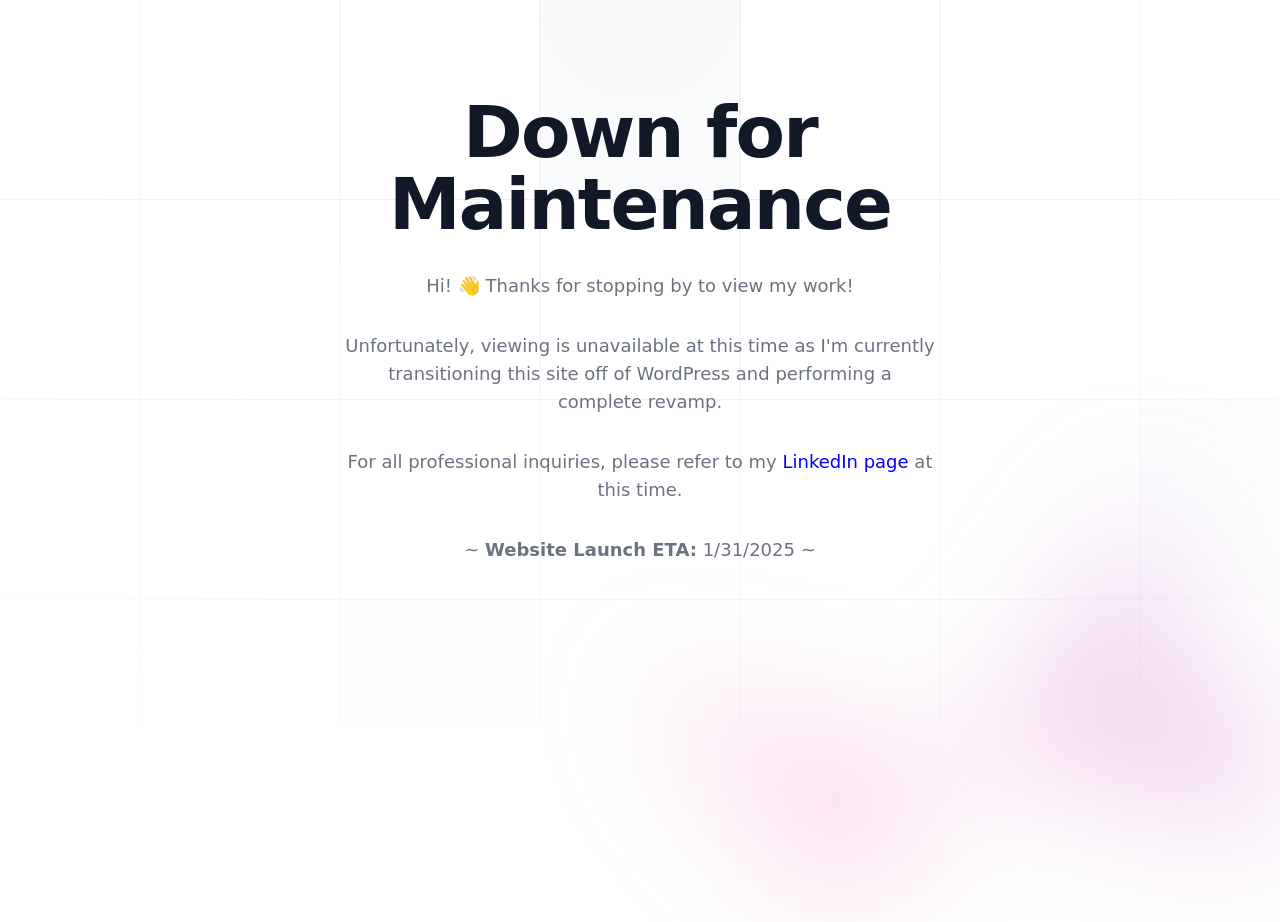
<file: index.html>
<!DOCTYPE html>
<html lang="en">

<head>
    <meta charset="UTF-8">
    <meta name="viewport" content="width=device-width, initial-scale=1.0">
    <link href="./src/output.css" rel="stylesheet">
    <title>DevJashele.Tech will be back soon...</title>
</head>

<body>

    <main class="bg-white">

        <div class="relative isolate overflow-hidden bg-white px-6 py-24 sm:py-32 lg:overflow-visible lg:px-0">

            <div class="absolute inset-0 -z-10 overflow-hidden">
                <svg class="absolute left-[max(50%,25rem)] top-0 h-[64rem] w-[128rem] -translate-x-1/2 stroke-gray-200 [mask-image:radial-gradient(64rem_64rem_at_top,white,transparent)]"
                    aria-hidden="true">
                    <defs>
                        <pattern id="e813992c-7d03-4cc4-a2bd-151760b470a0" width="200" height="200" x="50%" y="-1"
                            patternUnits="userSpaceOnUse">
                            <path d="M100 200V.5M.5 .5H200" fill="none" />
                        </pattern>
                    </defs>
                    <svg x="50%" y="-1" class="overflow-visible fill-gray-50">
                        <path
                            d="M-100.5 0h201v201h-201Z M699.5 0h201v201h-201Z M499.5 400h201v201h-201Z M-300.5 600h201v201h-201Z"
                            stroke-width="0" />
                    </svg>
                    <rect width="100%" height="100%" stroke-width="0"
                        fill="url(#e813992c-7d03-4cc4-a2bd-151760b470a0)" />
                </svg>
            </div>


            <header class="mx-auto max-w-2xl pb-16">
                <div class="text-center">

                    <!--header-->
                    <h1 class="text-balance text-5xl font-semibold tracking-tight text-gray-900 sm:text-7xl">Down for
                        Maintenance</h1>

                    <!--message-->
                    <div class="mt-8 text-pretty text-lg font-medium text-gray-500 sm:text-xl/8">
                        Hi! 👋 Thanks for stopping by to view my work!
                    </div>

                    <div class="mt-8 text-pretty text-lg font-medium text-gray-500 sm:text-xl/8">
                        Unfortunately, viewing is unavailable at this time as I'm currently transitioning this site off
                        of WordPress and performing a complete revamp.
                    </div>

                    <div class="mt-8 text-pretty text-lg font-medium text-gray-500 sm:text-xl/8">
                        For all professional inquiries, please refer to my <a
                            href="https://www.linkedin.com/in/jashelet/" target="_blank" style="color: blue;">LinkedIn
                            page</a> at this time.
                    </div>

                    <div class="mt-8 text-pretty text-lg font-medium text-gray-500 sm:text-xl/8">
                        ~ <span style="font-weight: bold;" class="text-purple-800">Website Launch ETA:</span> 1/31/2025
                        ~
                    </div>

                </div>
            </header>

            <div class="absolute inset-x-0 top-[calc(100%-13rem)] -z-10 transform-gpu overflow-hidden blur-3xl sm:top-[calc(100%-30rem)]"
                aria-hidden="true">
                <div class="relative left-[calc(50%+3rem)] aspect-[1155/678] w-[36.125rem] -translate-x-1/2 bg-gradient-to-tr from-[#ff80b5] to-[#9089fc] opacity-30 sm:left-[calc(50%+36rem)] sm:w-[72.1875rem]"
                    style="clip-path: polygon(74.1% 44.1%, 100% 61.6%, 97.5% 26.9%, 85.5% 0.1%, 80.7% 2%, 72.5% 32.5%, 60.2% 62.4%, 52.4% 68.1%, 47.5% 58.3%, 45.2% 34.5%, 27.5% 76.7%, 0.1% 64.9%, 17.9% 100%, 27.6% 76.8%, 76.1% 97.7%, 74.1% 44.1%)">
                </div>
            </div>

        </div>

    </main>

</body>

</html>
</file>
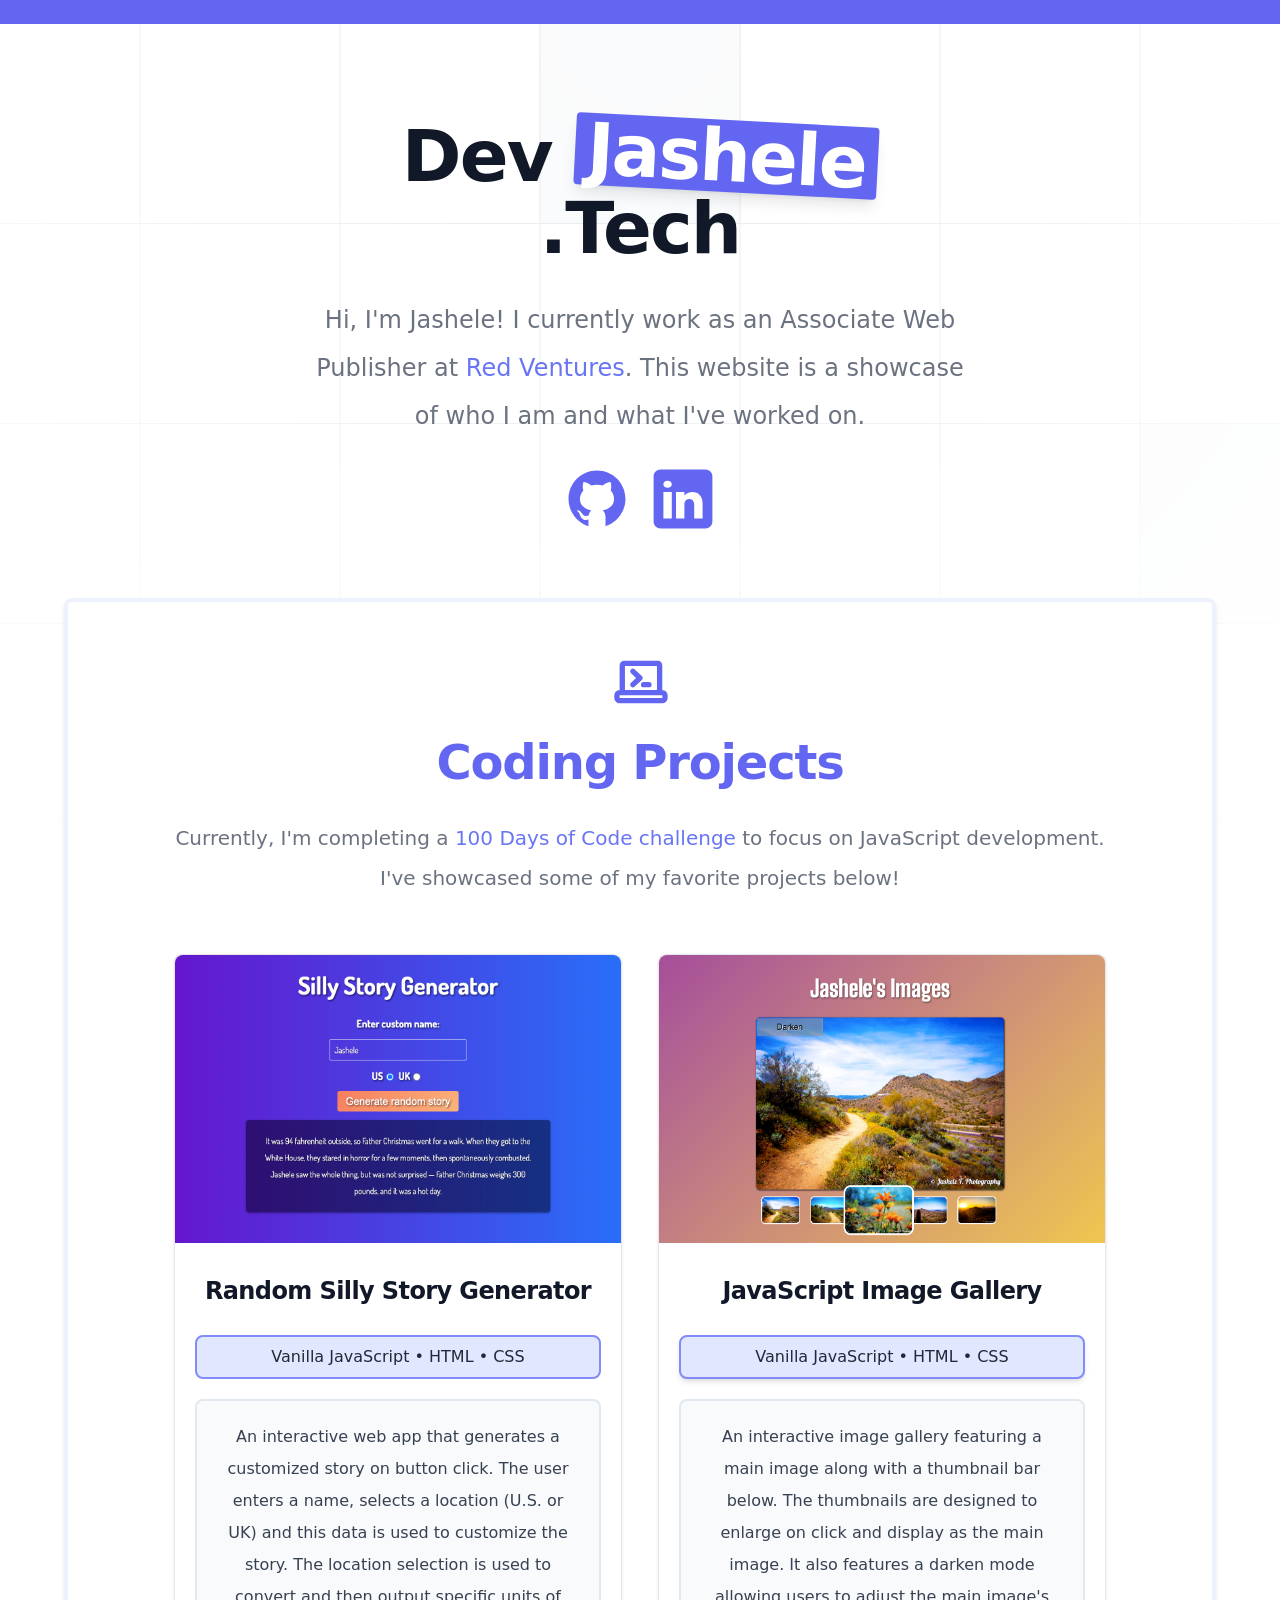
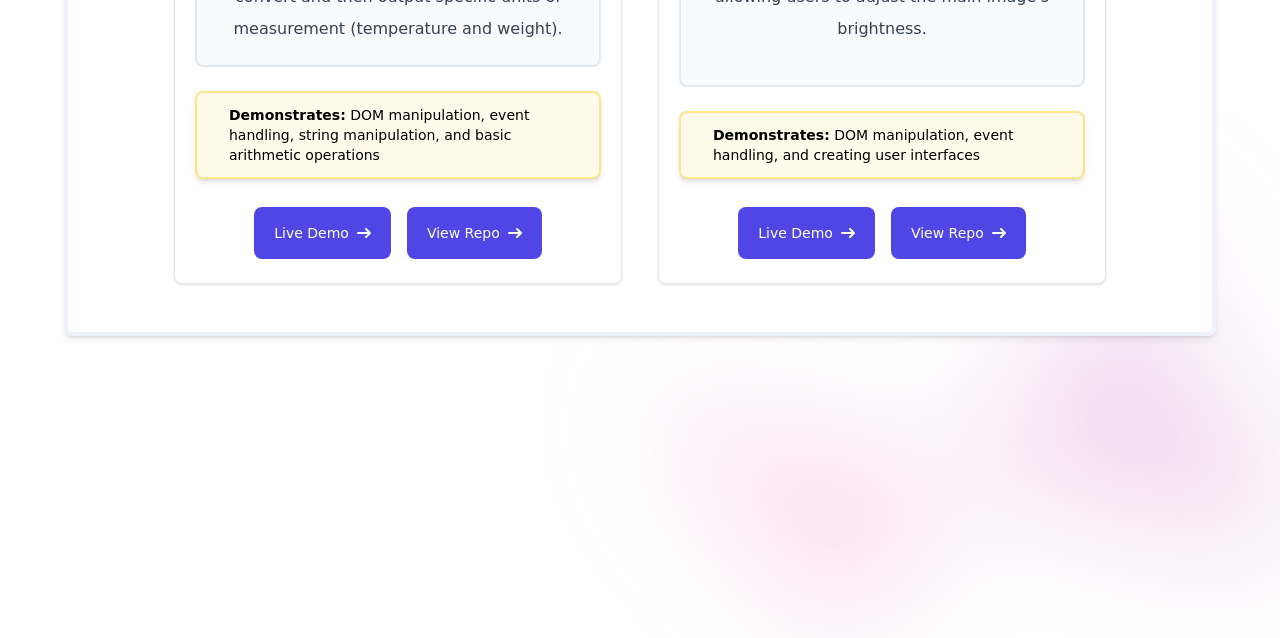
<file: index2.html>
<!DOCTYPE html>
<html lang="en">

<head>
<meta charset="UTF-8">
<meta name="viewport" content="width=device-width, initial-scale=1.0">
<link href="./src/output.css" rel="stylesheet">
</head>

<style>
html a {
color: #6875F5;
}
html a:hover {
color: #4338CA;
}
</style>

<body>

<main class="bg-white">

<div class="h-6 bg-indigo-500 text-white font-bold">
</div>

<div class="relative isolate overflow-hidden bg-white px-6 py-24 sm:py-18 lg:overflow-visible lg:px-0">

<!--background pattern-->
<div class="absolute inset-0 -z-10 overflow-hidden">
<svg class="absolute left-[max(50%,25rem)] top-0 h-[64rem] w-[128rem] -translate-x-1/2 stroke-gray-200 [mask-image:radial-gradient(64rem_64rem_at_top,white,transparent)]"
aria-hidden="true">
<defs>
<pattern id="e813992c-7d03-4cc4-a2bd-151760b470a0" width="200" height="200" x="50%" y="-1"
patternUnits="userSpaceOnUse">
<path d="M100 200V.5M.5 .5H200" fill="none" />
</pattern>
</defs>
<svg x="50%" y="-1" class="overflow-visible fill-gray-50">
<path
d="M-100.5 0h201v201h-201Z M699.5 0h201v201h-201Z M499.5 400h201v201h-201Z M-300.5 600h201v201h-201Z"
stroke-width="0" />
</svg>
<rect width="100%" height="100%" stroke-width="0"
fill="url(#e813992c-7d03-4cc4-a2bd-151760b470a0)" />
</svg>
</div>


<!--header-->
<header class="mx-auto max-w-2xl pb-16">

<div class="text-center">

<h1 class="text-balance text-5xl font-semibold tracking-tight text-gray-900 sm:text-7xl">Dev <span
class="px-3 bg-indigo-500 text-white rounded shadow-lg inline-block transform rotate-3 hover:bg-indigo-600 hover:scale-105 transition duration-300 ease-in-out">Jashele</span> .Tech</h1>

<p class="mt-8 text-pretty text-2xl font-medium text-gray-500 leading-loose">
Hi, I'm Jashele! I currently work as an Associate Web Publisher at <a href="https://www.redventures.com/" target="_blank">Red&nbsp;Ventures</a>.

This website is a showcase of who I am and what I've worked on.

</p>

<!--social icons-->
<div class="flex gap-4 justify-center mt-6">

<!--github-->
<a href="https://github.com/jasheloper" target="_blank" class="inline-block transform transition duration-300 ease-in-out hover:scale-105">    <svg xmlns="http://www.w3.org/2000/svg"  
class="fill-indigo-500 hover:fill-indigo-600 transition duration-300 ease-in-out" viewBox="0 0 64 64" width="70px" height="70px"><path d="M32 6C17.641 6 6 17.641 6 32c0 12.277 8.512 22.56 19.955 25.286-.592-.141-1.179-.299-1.755-.479V50.85c0 0-.975.325-2.275.325-3.637 0-5.148-3.245-5.525-4.875-.229-.993-.827-1.934-1.469-2.509-.767-.684-1.126-.686-1.131-.92-.01-.491.658-.471.975-.471 1.625 0 2.857 1.729 3.429 2.623 1.417 2.207 2.938 2.577 3.721 2.577.975 0 1.817-.146 2.397-.426.268-1.888 1.108-3.57 2.478-4.774-6.097-1.219-10.4-4.716-10.4-10.4 0-2.928 1.175-5.619 3.133-7.792C19.333 23.641 19 22.494 19 20.625c0-1.235.086-2.751.65-4.225 0 0 3.708.026 7.205 3.338C28.469 19.268 30.196 19 32 19s3.531.268 5.145.738c3.497-3.312 7.205-3.338 7.205-3.338.567 1.474.65 2.99.65 4.225 0 2.015-.268 3.19-.432 3.697C46.466 26.475 47.6 29.124 47.6 32c0 5.684-4.303 9.181-10.4 10.4 1.628 1.43 2.6 3.513 2.6 5.85v8.557c-.576.181-1.162.338-1.755.479C49.488 54.56 58 44.277 58 32 58 17.641 46.359 6 32 6zM33.813 57.93C33.214 57.972 32.61 58 32 58 32.61 58 33.213 57.971 33.813 57.93zM37.786 57.346c-1.164.265-2.357.451-3.575.554C35.429 57.797 36.622 57.61 37.786 57.346zM32 58c-.61 0-1.214-.028-1.813-.07C30.787 57.971 31.39 58 32 58zM29.788 57.9c-1.217-.103-2.411-.289-3.574-.554C27.378 57.61 28.571 57.797 29.788 57.9z"/></svg></a>

<!--linkedin-->
<a href="https://www.linkedin.com/in/jashelet/" target="_blank" class="inline-block transform transition duration-300 ease-in-out hover:scale-105">
<?xml version="1.0"?><svg xmlns="http://www.w3.org/2000/svg"  class="fill-indigo-500 hover:fill-indigo-600 transition duration-300 ease-in-out" viewBox="0 0 50 50" width="70px" height="70px">    <path d="M41,4H9C6.24,4,4,6.24,4,9v32c0,2.76,2.24,5,5,5h32c2.76,0,5-2.24,5-5V9C46,6.24,43.76,4,41,4z M17,20v19h-6V20H17z M11,14.47c0-1.4,1.2-2.47,3-2.47s2.93,1.07,3,2.47c0,1.4-1.12,2.53-3,2.53C12.2,17,11,15.87,11,14.47z M39,39h-6c0,0,0-9.26,0-10 c0-2-1-4-3.5-4.04h-0.08C27,24.96,26,27.02,26,29c0,0.91,0,10,0,10h-6V20h6v2.56c0,0,1.93-2.56,5.81-2.56 c3.97,0,7.19,2.73,7.19,8.26V39z"/></svg>   
</a>

</div>

</div>

</header>


<!--section : featured projects-->
<section class="mx-auto max-w-6xl mb-2 bg-white shadow-md rounded-lg border-4 border-indigo-50 py-12 px-6">

<div class="text-center flex flex-col items-center">

<div class="pb-6">
<svg class="w-16 h-16 text-indigo-500" aria-hidden="true" xmlns="http://www.w3.org/2000/svg" width="24" height="24" fill="none" viewBox="0 0 24 24">
<path stroke="currentColor" stroke-linecap="round" stroke-linejoin="round" stroke-width="2" d="M5.35709 16V5.78571c0-.43393.34822-.78571.77777-.78571H18.5793c.4296 0 .7778.35178.7778.78571V16M5.35709 16h-1c-.55229 0-1 .4477-1 1v1c0 .5523.44771 1 1 1H20.3571c.5523 0 1-.4477 1-1v-1c0-.5523-.4477-1-1-1h-1M5.35709 16H19.3571M9.35709 8l2.62501 2.5L9.35709 13m4.00001 0h2"/>
</svg>
</div>

<h2 class="pb-8 text-balance text-4xl font-semibold tracking-tight text-indigo-500 sm:text-5xl">Coding Projects</h2>

<p class="text-pretty text-xl font-medium text-gray-500 leading-loose pb-6">
Currently, I'm completing a <a href="https://github.com/jasheloper/100-days-of-code" target="_blank">100 Days of Code challenge</a> to focus on JavaScript development.
<br>
I've showcased some of my favorite projects below!
</p>


<!--projects container-->
<div class="pt-8 grid gap-9 lg:grid-cols-2">


<!--single project card-->
<div class="max-w-md bg-white border border-gray-200 rounded-lg shadow pb-6 flex flex-col">


<!--project image-->

<a href="https://jasheloper.github.io/silly-story-js/" target="_blank">
<img class="rounded-t-lg h-72" src="./images/silly-story.png" alt="" />
</a>
<!-- <div class="flex items-center justify-center h-56 mb-4 bg-gray-300 rounded">
<svg class="w-10 h-10 text-gray-200" aria-hidden="true" xmlns="http://www.w3.org/2000/svg" fill="currentColor" viewBox="0 0 16 20">
<path d="M14.066 0H7v5a2 2 0 0 1-2 2H0v11a1.97 1.97 0 0 0 1.934 2h12.132A1.97 1.97 0 0 0 16 18V2a1.97 1.97 0 0 0-1.934-2ZM10.5 6a1.5 1.5 0 1 1 0 2.999A1.5 1.5 0 0 1 10.5 6Zm2.221 10.515a1 1 0 0 1-.858.485h-8a1 1 0 0 1-.9-1.43L5.6 10.039a.978.978 0 0 1 .936-.57 1 1 0 0 1 .9.632l1.181 2.981.541-1a.945.945 0 0 1 .883-.522 1 1 0 0 1 .879.529l1.832 3.438a1 1 0 0 1-.031.988Z"/>
<path d="M5 5V.13a2.96 2.96 0 0 0-1.293.749L.879 3.707A2.98 2.98 0 0 0 .13 5H5Z"/>
</svg>
</div> -->


    <!--project title, desc, buttons, skills-->

<div class="px-5 pt-8 flex flex-col flex-grow">
<a href="https://jasheloper.github.io/silly-story-js/" target="_blank">
<h5 class="mb-2 text-2xl font-bold tracking-tight text-gray-900">Random Silly Story Generator</h5>
</a>

<div class="py-2 my-5 bg-indigo-100 rounded-lg text-gray-800 border-2 border-indigo-400">
Vanilla JavaScript &bull; HTML &bull; CSS
</div>

<!-- <p class="flex flex-col flex-grow font-normal text-gray-700 leading-8 pb-5"> -->
    <p class="flex flex-col flex-grow font-normal text-gray-700 leading-8 pb-5 bg-slate-50 py-5 px-5 border-2 border-slate-200 rounded-lg mb-6">
    An interactive web app that generates a customized story on button click.
    The user enters a name, selects a location (U.S. or UK) and this data is used to customize the story.
    The location selection is used to convert and then output specific units of measurement (temperature and weight).    
</p>

<div class="px-8 py-3 my-4 bg-amber-50 border-2 border-amber-200 rounded-lg shadow-md text-sm text-left mt-auto">
    <span class="font-bold">Demonstrates:</span> DOM manipulation, event handling, string manipulation, and basic arithmetic operations
</div>

<!--project buttons-->
<div class="pt-3 flex gap-4 justify-center mt-auto">
<a href="https://jasheloper.github.io/silly-story-js/" target="_blank" class="inline-flex items-center px-5 py-4 text-sm font-medium text-center text-white bg-indigo-600 rounded-lg hover:bg-indigo-200 hover:text-indigo-600 focus:ring-4 focus:outline-none focus:ring-indigo-300 transition-all duration-300 ease-in-out">
Live Demo
<svg class="rtl:rotate-180 w-3.5 h-3.5 ms-2 transition-transform duration-300 ease-in-out group-hover:translate-x-1" aria-hidden="true" xmlns="http://www.w3.org/2000/svg" fill="none" viewBox="0 0 14 10">
<path stroke="currentColor" stroke-linecap="round" stroke-linejoin="round" stroke-width="2" d="M1 5h12m0 0L9 1m4 4L9 9"/>
</svg>
</a>
<a href="https://github.com/jasheloper/silly-story-js" target="_blank" class="inline-flex items-center px-5 py-4 text-sm font-medium text-center text-white bg-indigo-600 rounded-lg hover:bg-indigo-200 hover:text-indigo-600 focus:ring-4 focus:outline-none focus:ring-indigo-300 transition-all duration-300 ease-in-out">
View Repo
<svg class="rtl:rotate-180 w-3.5 h-3.5 ms-2 transition-transform duration-300 ease-in-out group-hover:translate-x-1" aria-hidden="true" xmlns="http://www.w3.org/2000/svg" fill="none" viewBox="0 0 14 10">
<path stroke="currentColor" stroke-linecap="round" stroke-linejoin="round" stroke-width="2" d="M1 5h12m0 0L9 1m4 4L9 9"/>
</svg>
</a> 
</div>


</div>
</div>

<!--single project card-->
<div class="max-w-md bg-white border border-gray-200 rounded-lg shadow pb-6 flex flex-col">


    <!--project image-->
    
    <a href="https://jasheloper.github.io/img-gallery-js-2/" target="_blank">
    <img class="rounded-t-lg h-72" src="./images/image-gallery.png" alt="" />
    </a>
    <!-- <div class="flex items-center justify-center h-72 mb-4 bg-gray-300 rounded">
    <svg class="w-10 h-10 text-gray-200" aria-hidden="true" xmlns="http://www.w3.org/2000/svg" fill="currentColor" viewBox="0 0 16 20">
    <path d="M14.066 0H7v5a2 2 0 0 1-2 2H0v11a1.97 1.97 0 0 0 1.934 2h12.132A1.97 1.97 0 0 0 16 18V2a1.97 1.97 0 0 0-1.934-2ZM10.5 6a1.5 1.5 0 1 1 0 2.999A1.5 1.5 0 0 1 10.5 6Zm2.221 10.515a1 1 0 0 1-.858.485h-8a1 1 0 0 1-.9-1.43L5.6 10.039a.978.978 0 0 1 .936-.57 1 1 0 0 1 .9.632l1.181 2.981.541-1a.945.945 0 0 1 .883-.522 1 1 0 0 1 .879.529l1.832 3.438a1 1 0 0 1-.031.988Z"/>
    <path d="M5 5V.13a2.96 2.96 0 0 0-1.293.749L.879 3.707A2.98 2.98 0 0 0 .13 5H5Z"/>
    </svg>
    </div> -->
    
    
    <!--project title, desc, buttons, skills-->
    
    <div class="px-5 pt-8 flex flex-col flex-grow">
    <a href="https://jasheloper.github.io/img-gallery-js-2/" target="_blank">
    <h5 class="mb-2 text-2xl font-bold tracking-tight text-gray-900">JavaScript Image Gallery</h5>
    </a>
    
    <div class="py-2 my-5 bg-indigo-100 rounded-lg text-gray-800 border-2 border-indigo-400 shadow-md">
    Vanilla JavaScript &bull; HTML &bull; CSS
    </div>
    
    <p class="flex flex-col flex-grow font-normal text-gray-700 leading-8 pb-5 bg-slate-50 py-5 px-5 border-2 border-slate-200 rounded-lg mb-6">
        An interactive image gallery featuring a main image along with a thumbnail bar below.

        The thumbnails are designed to enlarge on click and display as the main image.
        
        It also features a darken mode allowing users to adjust the main image's brightness.
    </p>
    <div class="px-8 py-3 my-4 bg-amber-50 border-2 border-amber-200 rounded-lg shadow-md text-sm text-left mt-auto">
        <span class="font-bold">Demonstrates:</span> DOM manipulation, event handling, and creating user interfaces
    </div>

    
    <!--project buttons-->
    <div class="pt-3 flex gap-4 justify-center mt-auto">
    <a href="https://jasheloper.github.io/img-gallery-js-2/" target="_blank" class="inline-flex items-center px-5 py-4 text-sm font-medium text-center text-white bg-indigo-600 rounded-lg hover:bg-indigo-200 hover:text-indigo-600 focus:ring-4 focus:outline-none focus:ring-indigo-300 transition-all duration-300 ease-in-out">
    Live Demo
    <svg class="rtl:rotate-180 w-3.5 h-3.5 ms-2 transition-transform duration-300 ease-in-out group-hover:translate-x-1" aria-hidden="true" xmlns="http://www.w3.org/2000/svg" fill="none" viewBox="0 0 14 10">
    <path stroke="currentColor" stroke-linecap="round" stroke-linejoin="round" stroke-width="2" d="M1 5h12m0 0L9 1m4 4L9 9"/>
    </svg>
    </a>
    <a href="https://github.com/jasheloper/img-gallery-js-2" target="_blank" class="inline-flex items-center px-5 py-4 text-sm font-medium text-center text-white bg-indigo-600 rounded-lg hover:bg-indigo-200 hover:text-indigo-600 focus:ring-4 focus:outline-none focus:ring-indigo-300 transition-all duration-300 ease-in-out">
    View Repo
    <svg class="rtl:rotate-180 w-3.5 h-3.5 ms-2 transition-transform duration-300 ease-in-out group-hover:translate-x-1" aria-hidden="true" xmlns="http://www.w3.org/2000/svg" fill="none" viewBox="0 0 14 10">
    <path stroke="currentColor" stroke-linecap="round" stroke-linejoin="round" stroke-width="2" d="M1 5h12m0 0L9 1m4 4L9 9"/>
    </svg>
    </a> 
    </div>
    
    
    </div>
    </div>
    

</div>

</div>

</section>


<!--background decoration-->
<div class="absolute inset-x-0 top-[calc(100%-13rem)] -z-10 transform-gpu overflow-hidden blur-3xl sm:top-[calc(100%-30rem)]"
aria-hidden="true">
<div class="relative left-[calc(50%+3rem)] aspect-[1155/678] w-[36.125rem] -translate-x-1/2 bg-gradient-to-tr from-[#ff80b5] to-[#9089fc] opacity-30 sm:left-[calc(50%+36rem)] sm:w-[72.1875rem]"
style="clip-path: polygon(74.1% 44.1%, 100% 61.6%, 97.5% 26.9%, 85.5% 0.1%, 80.7% 2%, 72.5% 32.5%, 60.2% 62.4%, 52.4% 68.1%, 47.5% 58.3%, 45.2% 34.5%, 27.5% 76.7%, 0.1% 64.9%, 17.9% 100%, 27.6% 76.8%, 76.1% 97.7%, 74.1% 44.1%)">
</div>
</div>


</div>

</main>
</body>
</html>
</file>
<file: src/output.css>
*, ::before, ::after {
  --tw-border-spacing-x: 0;
  --tw-border-spacing-y: 0;
  --tw-translate-x: 0;
  --tw-translate-y: 0;
  --tw-rotate: 0;
  --tw-skew-x: 0;
  --tw-skew-y: 0;
  --tw-scale-x: 1;
  --tw-scale-y: 1;
  --tw-pan-x:  ;
  --tw-pan-y:  ;
  --tw-pinch-zoom:  ;
  --tw-scroll-snap-strictness: proximity;
  --tw-gradient-from-position:  ;
  --tw-gradient-via-position:  ;
  --tw-gradient-to-position:  ;
  --tw-ordinal:  ;
  --tw-slashed-zero:  ;
  --tw-numeric-figure:  ;
  --tw-numeric-spacing:  ;
  --tw-numeric-fraction:  ;
  --tw-ring-inset:  ;
  --tw-ring-offset-width: 0px;
  --tw-ring-offset-color: #fff;
  --tw-ring-color: rgb(59 130 246 / 0.5);
  --tw-ring-offset-shadow: 0 0 #0000;
  --tw-ring-shadow: 0 0 #0000;
  --tw-shadow: 0 0 #0000;
  --tw-shadow-colored: 0 0 #0000;
  --tw-blur:  ;
  --tw-brightness:  ;
  --tw-contrast:  ;
  --tw-grayscale:  ;
  --tw-hue-rotate:  ;
  --tw-invert:  ;
  --tw-saturate:  ;
  --tw-sepia:  ;
  --tw-drop-shadow:  ;
  --tw-backdrop-blur:  ;
  --tw-backdrop-brightness:  ;
  --tw-backdrop-contrast:  ;
  --tw-backdrop-grayscale:  ;
  --tw-backdrop-hue-rotate:  ;
  --tw-backdrop-invert:  ;
  --tw-backdrop-opacity:  ;
  --tw-backdrop-saturate:  ;
  --tw-backdrop-sepia:  ;
  --tw-contain-size:  ;
  --tw-contain-layout:  ;
  --tw-contain-paint:  ;
  --tw-contain-style:  ;
}

::backdrop {
  --tw-border-spacing-x: 0;
  --tw-border-spacing-y: 0;
  --tw-translate-x: 0;
  --tw-translate-y: 0;
  --tw-rotate: 0;
  --tw-skew-x: 0;
  --tw-skew-y: 0;
  --tw-scale-x: 1;
  --tw-scale-y: 1;
  --tw-pan-x:  ;
  --tw-pan-y:  ;
  --tw-pinch-zoom:  ;
  --tw-scroll-snap-strictness: proximity;
  --tw-gradient-from-position:  ;
  --tw-gradient-via-position:  ;
  --tw-gradient-to-position:  ;
  --tw-ordinal:  ;
  --tw-slashed-zero:  ;
  --tw-numeric-figure:  ;
  --tw-numeric-spacing:  ;
  --tw-numeric-fraction:  ;
  --tw-ring-inset:  ;
  --tw-ring-offset-width: 0px;
  --tw-ring-offset-color: #fff;
  --tw-ring-color: rgb(59 130 246 / 0.5);
  --tw-ring-offset-shadow: 0 0 #0000;
  --tw-ring-shadow: 0 0 #0000;
  --tw-shadow: 0 0 #0000;
  --tw-shadow-colored: 0 0 #0000;
  --tw-blur:  ;
  --tw-brightness:  ;
  --tw-contrast:  ;
  --tw-grayscale:  ;
  --tw-hue-rotate:  ;
  --tw-invert:  ;
  --tw-saturate:  ;
  --tw-sepia:  ;
  --tw-drop-shadow:  ;
  --tw-backdrop-blur:  ;
  --tw-backdrop-brightness:  ;
  --tw-backdrop-contrast:  ;
  --tw-backdrop-grayscale:  ;
  --tw-backdrop-hue-rotate:  ;
  --tw-backdrop-invert:  ;
  --tw-backdrop-opacity:  ;
  --tw-backdrop-saturate:  ;
  --tw-backdrop-sepia:  ;
  --tw-contain-size:  ;
  --tw-contain-layout:  ;
  --tw-contain-paint:  ;
  --tw-contain-style:  ;
}

/*
! tailwindcss v3.4.17 | MIT License | https://tailwindcss.com
*/

/*
1. Prevent padding and border from affecting element width. (https://github.com/mozdevs/cssremedy/issues/4)
2. Allow adding a border to an element by just adding a border-width. (https://github.com/tailwindcss/tailwindcss/pull/116)
*/

*,
::before,
::after {
  box-sizing: border-box;
  /* 1 */
  border-width: 0;
  /* 2 */
  border-style: solid;
  /* 2 */
  border-color: #e5e7eb;
  /* 2 */
}

::before,
::after {
  --tw-content: '';
}

/*
1. Use a consistent sensible line-height in all browsers.
2. Prevent adjustments of font size after orientation changes in iOS.
3. Use a more readable tab size.
4. Use the user's configured `sans` font-family by default.
5. Use the user's configured `sans` font-feature-settings by default.
6. Use the user's configured `sans` font-variation-settings by default.
7. Disable tap highlights on iOS
*/

html,
:host {
  line-height: 1.5;
  /* 1 */
  -webkit-text-size-adjust: 100%;
  /* 2 */
  -moz-tab-size: 4;
  /* 3 */
  -o-tab-size: 4;
     tab-size: 4;
  /* 3 */
  font-family: ui-sans-serif, system-ui, sans-serif, "Apple Color Emoji", "Segoe UI Emoji", "Segoe UI Symbol", "Noto Color Emoji";
  /* 4 */
  font-feature-settings: normal;
  /* 5 */
  font-variation-settings: normal;
  /* 6 */
  -webkit-tap-highlight-color: transparent;
  /* 7 */
}

/*
1. Remove the margin in all browsers.
2. Inherit line-height from `html` so users can set them as a class directly on the `html` element.
*/

body {
  margin: 0;
  /* 1 */
  line-height: inherit;
  /* 2 */
}

/*
1. Add the correct height in Firefox.
2. Correct the inheritance of border color in Firefox. (https://bugzilla.mozilla.org/show_bug.cgi?id=190655)
3. Ensure horizontal rules are visible by default.
*/

hr {
  height: 0;
  /* 1 */
  color: inherit;
  /* 2 */
  border-top-width: 1px;
  /* 3 */
}

/*
Add the correct text decoration in Chrome, Edge, and Safari.
*/

abbr:where([title]) {
  -webkit-text-decoration: underline dotted;
          text-decoration: underline dotted;
}

/*
Remove the default font size and weight for headings.
*/

h1,
h2,
h3,
h4,
h5,
h6 {
  font-size: inherit;
  font-weight: inherit;
}

/*
Reset links to optimize for opt-in styling instead of opt-out.
*/

a {
  color: inherit;
  text-decoration: inherit;
}

/*
Add the correct font weight in Edge and Safari.
*/

b,
strong {
  font-weight: bolder;
}

/*
1. Use the user's configured `mono` font-family by default.
2. Use the user's configured `mono` font-feature-settings by default.
3. Use the user's configured `mono` font-variation-settings by default.
4. Correct the odd `em` font sizing in all browsers.
*/

code,
kbd,
samp,
pre {
  font-family: ui-monospace, SFMono-Regular, Menlo, Monaco, Consolas, "Liberation Mono", "Courier New", monospace;
  /* 1 */
  font-feature-settings: normal;
  /* 2 */
  font-variation-settings: normal;
  /* 3 */
  font-size: 1em;
  /* 4 */
}

/*
Add the correct font size in all browsers.
*/

small {
  font-size: 80%;
}

/*
Prevent `sub` and `sup` elements from affecting the line height in all browsers.
*/

sub,
sup {
  font-size: 75%;
  line-height: 0;
  position: relative;
  vertical-align: baseline;
}

sub {
  bottom: -0.25em;
}

sup {
  top: -0.5em;
}

/*
1. Remove text indentation from table contents in Chrome and Safari. (https://bugs.chromium.org/p/chromium/issues/detail?id=999088, https://bugs.webkit.org/show_bug.cgi?id=201297)
2. Correct table border color inheritance in all Chrome and Safari. (https://bugs.chromium.org/p/chromium/issues/detail?id=935729, https://bugs.webkit.org/show_bug.cgi?id=195016)
3. Remove gaps between table borders by default.
*/

table {
  text-indent: 0;
  /* 1 */
  border-color: inherit;
  /* 2 */
  border-collapse: collapse;
  /* 3 */
}

/*
1. Change the font styles in all browsers.
2. Remove the margin in Firefox and Safari.
3. Remove default padding in all browsers.
*/

button,
input,
optgroup,
select,
textarea {
  font-family: inherit;
  /* 1 */
  font-feature-settings: inherit;
  /* 1 */
  font-variation-settings: inherit;
  /* 1 */
  font-size: 100%;
  /* 1 */
  font-weight: inherit;
  /* 1 */
  line-height: inherit;
  /* 1 */
  letter-spacing: inherit;
  /* 1 */
  color: inherit;
  /* 1 */
  margin: 0;
  /* 2 */
  padding: 0;
  /* 3 */
}

/*
Remove the inheritance of text transform in Edge and Firefox.
*/

button,
select {
  text-transform: none;
}

/*
1. Correct the inability to style clickable types in iOS and Safari.
2. Remove default button styles.
*/

button,
input:where([type='button']),
input:where([type='reset']),
input:where([type='submit']) {
  -webkit-appearance: button;
  /* 1 */
  background-color: transparent;
  /* 2 */
  background-image: none;
  /* 2 */
}

/*
Use the modern Firefox focus style for all focusable elements.
*/

:-moz-focusring {
  outline: auto;
}

/*
Remove the additional `:invalid` styles in Firefox. (https://github.com/mozilla/gecko-dev/blob/2f9eacd9d3d995c937b4251a5557d95d494c9be1/layout/style/res/forms.css#L728-L737)
*/

:-moz-ui-invalid {
  box-shadow: none;
}

/*
Add the correct vertical alignment in Chrome and Firefox.
*/

progress {
  vertical-align: baseline;
}

/*
Correct the cursor style of increment and decrement buttons in Safari.
*/

::-webkit-inner-spin-button,
::-webkit-outer-spin-button {
  height: auto;
}

/*
1. Correct the odd appearance in Chrome and Safari.
2. Correct the outline style in Safari.
*/

[type='search'] {
  -webkit-appearance: textfield;
  /* 1 */
  outline-offset: -2px;
  /* 2 */
}

/*
Remove the inner padding in Chrome and Safari on macOS.
*/

::-webkit-search-decoration {
  -webkit-appearance: none;
}

/*
1. Correct the inability to style clickable types in iOS and Safari.
2. Change font properties to `inherit` in Safari.
*/

::-webkit-file-upload-button {
  -webkit-appearance: button;
  /* 1 */
  font: inherit;
  /* 2 */
}

/*
Add the correct display in Chrome and Safari.
*/

summary {
  display: list-item;
}

/*
Removes the default spacing and border for appropriate elements.
*/

blockquote,
dl,
dd,
h1,
h2,
h3,
h4,
h5,
h6,
hr,
figure,
p,
pre {
  margin: 0;
}

fieldset {
  margin: 0;
  padding: 0;
}

legend {
  padding: 0;
}

ol,
ul,
menu {
  list-style: none;
  margin: 0;
  padding: 0;
}

/*
Reset default styling for dialogs.
*/

dialog {
  padding: 0;
}

/*
Prevent resizing textareas horizontally by default.
*/

textarea {
  resize: vertical;
}

/*
1. Reset the default placeholder opacity in Firefox. (https://github.com/tailwindlabs/tailwindcss/issues/3300)
2. Set the default placeholder color to the user's configured gray 400 color.
*/

input::-moz-placeholder, textarea::-moz-placeholder {
  opacity: 1;
  /* 1 */
  color: #9ca3af;
  /* 2 */
}

input::placeholder,
textarea::placeholder {
  opacity: 1;
  /* 1 */
  color: #9ca3af;
  /* 2 */
}

/*
Set the default cursor for buttons.
*/

button,
[role="button"] {
  cursor: pointer;
}

/*
Make sure disabled buttons don't get the pointer cursor.
*/

:disabled {
  cursor: default;
}

/*
1. Make replaced elements `display: block` by default. (https://github.com/mozdevs/cssremedy/issues/14)
2. Add `vertical-align: middle` to align replaced elements more sensibly by default. (https://github.com/jensimmons/cssremedy/issues/14#issuecomment-634934210)
   This can trigger a poorly considered lint error in some tools but is included by design.
*/

img,
svg,
video,
canvas,
audio,
iframe,
embed,
object {
  display: block;
  /* 1 */
  vertical-align: middle;
  /* 2 */
}

/*
Constrain images and videos to the parent width and preserve their intrinsic aspect ratio. (https://github.com/mozdevs/cssremedy/issues/14)
*/

img,
video {
  max-width: 100%;
  height: auto;
}

/* Make elements with the HTML hidden attribute stay hidden by default */

[hidden]:where(:not([hidden="until-found"])) {
  display: none;
}

.absolute {
  position: absolute;
}

.relative {
  position: relative;
}

.inset-0 {
  inset: 0px;
}

.inset-x-0 {
  left: 0px;
  right: 0px;
}

.left-\[calc\(50\%\+3rem\)\] {
  left: calc(50% + 3rem);
}

.left-\[max\(50\%\2c 25rem\)\] {
  left: max(50%,25rem);
}

.top-0 {
  top: 0px;
}

.top-\[calc\(100\%-13rem\)\] {
  top: calc(100% - 13rem);
}

.isolate {
  isolation: isolate;
}

.-z-10 {
  z-index: -10;
}

.mx-auto {
  margin-left: auto;
  margin-right: auto;
}

.my-2 {
  margin-top: 0.5rem;
  margin-bottom: 0.5rem;
}

.my-4 {
  margin-top: 1rem;
  margin-bottom: 1rem;
}

.my-5 {
  margin-top: 1.25rem;
  margin-bottom: 1.25rem;
}

.my-3 {
  margin-top: 0.75rem;
  margin-bottom: 0.75rem;
}

.mb-2 {
  margin-bottom: 0.5rem;
}

.mt-6 {
  margin-top: 1.5rem;
}

.mt-8 {
  margin-top: 2rem;
}

.mb-3 {
  margin-bottom: 0.75rem;
}

.ms-2 {
  margin-inline-start: 0.5rem;
}

.mb-4 {
  margin-bottom: 1rem;
}

.mt-auto {
  margin-top: auto;
}

.mb-6 {
  margin-bottom: 1.5rem;
}

.mb-auto {
  margin-bottom: auto;
}

.inline-block {
  display: inline-block;
}

.flex {
  display: flex;
}

.inline-flex {
  display: inline-flex;
}

.grid {
  display: grid;
}

.aspect-\[1155\/678\] {
  aspect-ratio: 1155/678;
}

.h-16 {
  height: 4rem;
}

.h-6 {
  height: 1.5rem;
}

.h-\[64rem\] {
  height: 64rem;
}

.h-3\.5 {
  height: 0.875rem;
}

.h-10 {
  height: 2.5rem;
}

.h-48 {
  height: 12rem;
}

.h-56 {
  height: 14rem;
}

.h-60 {
  height: 15rem;
}

.h-64 {
  height: 16rem;
}

.h-72 {
  height: 18rem;
}

.w-16 {
  width: 4rem;
}

.w-\[128rem\] {
  width: 128rem;
}

.w-\[36\.125rem\] {
  width: 36.125rem;
}

.w-3\.5 {
  width: 0.875rem;
}

.w-10 {
  width: 2.5rem;
}

.w-auto {
  width: auto;
}

.max-w-2xl {
  max-width: 42rem;
}

.max-w-6xl {
  max-width: 72rem;
}

.max-w-sm {
  max-width: 24rem;
}

.max-w-md {
  max-width: 28rem;
}

.max-w-60 {
  max-width: 15rem;
}

.max-w-lg {
  max-width: 32rem;
}

.flex-grow {
  flex-grow: 1;
}

.-translate-x-1\/2 {
  --tw-translate-x: -50%;
  transform: translate(var(--tw-translate-x), var(--tw-translate-y)) rotate(var(--tw-rotate)) skewX(var(--tw-skew-x)) skewY(var(--tw-skew-y)) scaleX(var(--tw-scale-x)) scaleY(var(--tw-scale-y));
}

.rotate-3 {
  --tw-rotate: 3deg;
  transform: translate(var(--tw-translate-x), var(--tw-translate-y)) rotate(var(--tw-rotate)) skewX(var(--tw-skew-x)) skewY(var(--tw-skew-y)) scaleX(var(--tw-scale-x)) scaleY(var(--tw-scale-y));
}

.scale-105 {
  --tw-scale-x: 1.05;
  --tw-scale-y: 1.05;
  transform: translate(var(--tw-translate-x), var(--tw-translate-y)) rotate(var(--tw-rotate)) skewX(var(--tw-skew-x)) skewY(var(--tw-skew-y)) scaleX(var(--tw-scale-x)) scaleY(var(--tw-scale-y));
}

.transform {
  transform: translate(var(--tw-translate-x), var(--tw-translate-y)) rotate(var(--tw-rotate)) skewX(var(--tw-skew-x)) skewY(var(--tw-skew-y)) scaleX(var(--tw-scale-x)) scaleY(var(--tw-scale-y));
}

.transform-gpu {
  transform: translate3d(var(--tw-translate-x), var(--tw-translate-y), 0) rotate(var(--tw-rotate)) skewX(var(--tw-skew-x)) skewY(var(--tw-skew-y)) scaleX(var(--tw-scale-x)) scaleY(var(--tw-scale-y));
}

.list-disc {
  list-style-type: disc;
}

.grid-cols-2 {
  grid-template-columns: repeat(2, minmax(0, 1fr));
}

.flex-row {
  flex-direction: row;
}

.flex-col {
  flex-direction: column;
}

.items-center {
  align-items: center;
}

.justify-center {
  justify-content: center;
}

.gap-4 {
  gap: 1rem;
}

.gap-5 {
  gap: 1.25rem;
}

.gap-2 {
  gap: 0.5rem;
}

.gap-6 {
  gap: 1.5rem;
}

.gap-8 {
  gap: 2rem;
}

.gap-9 {
  gap: 2.25rem;
}

.overflow-hidden {
  overflow: hidden;
}

.overflow-visible {
  overflow: visible;
}

.text-balance {
  text-wrap: balance;
}

.text-pretty {
  text-wrap: pretty;
}

.rounded {
  border-radius: 0.25rem;
}

.rounded-lg {
  border-radius: 0.5rem;
}

.rounded-t-lg {
  border-top-left-radius: 0.5rem;
  border-top-right-radius: 0.5rem;
}

.border-4 {
  border-width: 4px;
}

.border {
  border-width: 1px;
}

.border-2 {
  border-width: 2px;
}

.border-indigo-50 {
  --tw-border-opacity: 1;
  border-color: rgb(238 242 255 / var(--tw-border-opacity, 1));
}

.border-gray-200 {
  --tw-border-opacity: 1;
  border-color: rgb(229 231 235 / var(--tw-border-opacity, 1));
}

.border-gray-600 {
  --tw-border-opacity: 1;
  border-color: rgb(75 85 99 / var(--tw-border-opacity, 1));
}

.border-indigo-600 {
  --tw-border-opacity: 1;
  border-color: rgb(79 70 229 / var(--tw-border-opacity, 1));
}

.border-indigo-400 {
  --tw-border-opacity: 1;
  border-color: rgb(129 140 248 / var(--tw-border-opacity, 1));
}

.border-amber-200 {
  --tw-border-opacity: 1;
  border-color: rgb(253 230 138 / var(--tw-border-opacity, 1));
}

.border-gray-400 {
  --tw-border-opacity: 1;
  border-color: rgb(156 163 175 / var(--tw-border-opacity, 1));
}

.border-slate-300 {
  --tw-border-opacity: 1;
  border-color: rgb(203 213 225 / var(--tw-border-opacity, 1));
}

.border-slate-200 {
  --tw-border-opacity: 1;
  border-color: rgb(226 232 240 / var(--tw-border-opacity, 1));
}

.bg-indigo-500 {
  --tw-bg-opacity: 1;
  background-color: rgb(99 102 241 / var(--tw-bg-opacity, 1));
}

.bg-white {
  --tw-bg-opacity: 1;
  background-color: rgb(255 255 255 / var(--tw-bg-opacity, 1));
}

.bg-blue-700 {
  --tw-bg-opacity: 1;
  background-color: rgb(29 78 216 / var(--tw-bg-opacity, 1));
}

.bg-gray-300 {
  --tw-bg-opacity: 1;
  background-color: rgb(209 213 219 / var(--tw-bg-opacity, 1));
}

.bg-indigo-700 {
  --tw-bg-opacity: 1;
  background-color: rgb(67 56 202 / var(--tw-bg-opacity, 1));
}

.bg-indigo-400 {
  --tw-bg-opacity: 1;
  background-color: rgb(129 140 248 / var(--tw-bg-opacity, 1));
}

.bg-indigo-800 {
  --tw-bg-opacity: 1;
  background-color: rgb(55 48 163 / var(--tw-bg-opacity, 1));
}

.bg-indigo-600 {
  --tw-bg-opacity: 1;
  background-color: rgb(79 70 229 / var(--tw-bg-opacity, 1));
}

.bg-indigo-200 {
  --tw-bg-opacity: 1;
  background-color: rgb(199 210 254 / var(--tw-bg-opacity, 1));
}

.bg-indigo-100 {
  --tw-bg-opacity: 1;
  background-color: rgb(224 231 255 / var(--tw-bg-opacity, 1));
}

.bg-amber-50 {
  --tw-bg-opacity: 1;
  background-color: rgb(255 251 235 / var(--tw-bg-opacity, 1));
}

.bg-gray-100 {
  --tw-bg-opacity: 1;
  background-color: rgb(243 244 246 / var(--tw-bg-opacity, 1));
}

.bg-gray-50 {
  --tw-bg-opacity: 1;
  background-color: rgb(249 250 251 / var(--tw-bg-opacity, 1));
}

.bg-slate-50 {
  --tw-bg-opacity: 1;
  background-color: rgb(248 250 252 / var(--tw-bg-opacity, 1));
}

.bg-gradient-to-tr {
  background-image: linear-gradient(to top right, var(--tw-gradient-stops));
}

.from-\[\#ff80b5\] {
  --tw-gradient-from: #ff80b5 var(--tw-gradient-from-position);
  --tw-gradient-to: rgb(255 128 181 / 0) var(--tw-gradient-to-position);
  --tw-gradient-stops: var(--tw-gradient-from), var(--tw-gradient-to);
}

.to-\[\#9089fc\] {
  --tw-gradient-to: #9089fc var(--tw-gradient-to-position);
}

.fill-gray-50 {
  fill: #f9fafb;
}

.fill-indigo-500 {
  fill: #6366f1;
}

.stroke-gray-200 {
  stroke: #e5e7eb;
}

.p-5 {
  padding: 1.25rem;
}

.p-3 {
  padding: 0.75rem;
}

.p-2 {
  padding: 0.5rem;
}

.p-4 {
  padding: 1rem;
}

.p-6 {
  padding: 1.5rem;
}

.px-3 {
  padding-left: 0.75rem;
  padding-right: 0.75rem;
}

.px-6 {
  padding-left: 1.5rem;
  padding-right: 1.5rem;
}

.px-8 {
  padding-left: 2rem;
  padding-right: 2rem;
}

.py-12 {
  padding-top: 3rem;
  padding-bottom: 3rem;
}

.py-24 {
  padding-top: 6rem;
  padding-bottom: 6rem;
}

.py-2 {
  padding-top: 0.5rem;
  padding-bottom: 0.5rem;
}

.px-5 {
  padding-left: 1.25rem;
  padding-right: 1.25rem;
}

.py-6 {
  padding-top: 1.5rem;
  padding-bottom: 1.5rem;
}

.py-5 {
  padding-top: 1.25rem;
  padding-bottom: 1.25rem;
}

.py-4 {
  padding-top: 1rem;
  padding-bottom: 1rem;
}

.py-3 {
  padding-top: 0.75rem;
  padding-bottom: 0.75rem;
}

.px-4 {
  padding-left: 1rem;
  padding-right: 1rem;
}

.px-10 {
  padding-left: 2.5rem;
  padding-right: 2.5rem;
}

.px-9 {
  padding-left: 2.25rem;
  padding-right: 2.25rem;
}

.py-8 {
  padding-top: 2rem;
  padding-bottom: 2rem;
}

.py-1 {
  padding-top: 0.25rem;
  padding-bottom: 0.25rem;
}

.px-2 {
  padding-left: 0.5rem;
  padding-right: 0.5rem;
}

.py-10 {
  padding-top: 2.5rem;
  padding-bottom: 2.5rem;
}

.px-16 {
  padding-left: 4rem;
  padding-right: 4rem;
}

.px-7 {
  padding-left: 1.75rem;
  padding-right: 1.75rem;
}

.pb-16 {
  padding-bottom: 4rem;
}

.pb-2 {
  padding-bottom: 0.5rem;
}

.pb-6 {
  padding-bottom: 1.5rem;
}

.pb-8 {
  padding-bottom: 2rem;
}

.pt-8 {
  padding-top: 2rem;
}

.pt-4 {
  padding-top: 1rem;
}

.pt-5 {
  padding-top: 1.25rem;
}

.pt-3 {
  padding-top: 0.75rem;
}

.pb-3 {
  padding-bottom: 0.75rem;
}

.pb-4 {
  padding-bottom: 1rem;
}

.pb-5 {
  padding-bottom: 1.25rem;
}

.pt-6 {
  padding-top: 1.5rem;
}

.pt-7 {
  padding-top: 1.75rem;
}

.text-left {
  text-align: left;
}

.text-center {
  text-align: center;
}

.text-2xl {
  font-size: 1.5rem;
  line-height: 2rem;
}

.text-4xl {
  font-size: 2.25rem;
  line-height: 2.5rem;
}

.text-5xl {
  font-size: 3rem;
  line-height: 1;
}

.text-lg {
  font-size: 1.125rem;
  line-height: 1.75rem;
}

.text-sm {
  font-size: 0.875rem;
  line-height: 1.25rem;
}

.text-xl {
  font-size: 1.25rem;
  line-height: 1.75rem;
}

.text-base {
  font-size: 1rem;
  line-height: 1.5rem;
}

.font-bold {
  font-weight: 700;
}

.font-medium {
  font-weight: 500;
}

.font-semibold {
  font-weight: 600;
}

.font-normal {
  font-weight: 400;
}

.italic {
  font-style: italic;
}

.leading-loose {
  line-height: 2;
}

.leading-4 {
  line-height: 1rem;
}

.leading-5 {
  line-height: 1.25rem;
}

.leading-6 {
  line-height: 1.5rem;
}

.leading-7 {
  line-height: 1.75rem;
}

.leading-8 {
  line-height: 2rem;
}

.tracking-tight {
  letter-spacing: -0.025em;
}

.text-gray-500 {
  --tw-text-opacity: 1;
  color: rgb(107 114 128 / var(--tw-text-opacity, 1));
}

.text-gray-900 {
  --tw-text-opacity: 1;
  color: rgb(17 24 39 / var(--tw-text-opacity, 1));
}

.text-indigo-500 {
  --tw-text-opacity: 1;
  color: rgb(99 102 241 / var(--tw-text-opacity, 1));
}

.text-white {
  --tw-text-opacity: 1;
  color: rgb(255 255 255 / var(--tw-text-opacity, 1));
}

.text-gray-700 {
  --tw-text-opacity: 1;
  color: rgb(55 65 81 / var(--tw-text-opacity, 1));
}

.text-gray-200 {
  --tw-text-opacity: 1;
  color: rgb(229 231 235 / var(--tw-text-opacity, 1));
}

.text-gray-600 {
  --tw-text-opacity: 1;
  color: rgb(75 85 99 / var(--tw-text-opacity, 1));
}

.text-gray-800 {
  --tw-text-opacity: 1;
  color: rgb(31 41 55 / var(--tw-text-opacity, 1));
}

.opacity-30 {
  opacity: 0.3;
}

.shadow-lg {
  --tw-shadow: 0 10px 15px -3px rgb(0 0 0 / 0.1), 0 4px 6px -4px rgb(0 0 0 / 0.1);
  --tw-shadow-colored: 0 10px 15px -3px var(--tw-shadow-color), 0 4px 6px -4px var(--tw-shadow-color);
  box-shadow: var(--tw-ring-offset-shadow, 0 0 #0000), var(--tw-ring-shadow, 0 0 #0000), var(--tw-shadow);
}

.shadow-md {
  --tw-shadow: 0 4px 6px -1px rgb(0 0 0 / 0.1), 0 2px 4px -2px rgb(0 0 0 / 0.1);
  --tw-shadow-colored: 0 4px 6px -1px var(--tw-shadow-color), 0 2px 4px -2px var(--tw-shadow-color);
  box-shadow: var(--tw-ring-offset-shadow, 0 0 #0000), var(--tw-ring-shadow, 0 0 #0000), var(--tw-shadow);
}

.shadow {
  --tw-shadow: 0 1px 3px 0 rgb(0 0 0 / 0.1), 0 1px 2px -1px rgb(0 0 0 / 0.1);
  --tw-shadow-colored: 0 1px 3px 0 var(--tw-shadow-color), 0 1px 2px -1px var(--tw-shadow-color);
  box-shadow: var(--tw-ring-offset-shadow, 0 0 #0000), var(--tw-ring-shadow, 0 0 #0000), var(--tw-shadow);
}

.blur-3xl {
  --tw-blur: blur(64px);
  filter: var(--tw-blur) var(--tw-brightness) var(--tw-contrast) var(--tw-grayscale) var(--tw-hue-rotate) var(--tw-invert) var(--tw-saturate) var(--tw-sepia) var(--tw-drop-shadow);
}

.transition {
  transition-property: color, background-color, border-color, text-decoration-color, fill, stroke, opacity, box-shadow, transform, filter, -webkit-backdrop-filter;
  transition-property: color, background-color, border-color, text-decoration-color, fill, stroke, opacity, box-shadow, transform, filter, backdrop-filter;
  transition-property: color, background-color, border-color, text-decoration-color, fill, stroke, opacity, box-shadow, transform, filter, backdrop-filter, -webkit-backdrop-filter;
  transition-timing-function: cubic-bezier(0.4, 0, 0.2, 1);
  transition-duration: 150ms;
}

.transition-all {
  transition-property: all;
  transition-timing-function: cubic-bezier(0.4, 0, 0.2, 1);
  transition-duration: 150ms;
}

.transition-transform {
  transition-property: transform;
  transition-timing-function: cubic-bezier(0.4, 0, 0.2, 1);
  transition-duration: 150ms;
}

.duration-300 {
  transition-duration: 300ms;
}

.ease-in-out {
  transition-timing-function: cubic-bezier(0.4, 0, 0.2, 1);
}

.\[mask-image\:radial-gradient\(64rem_64rem_at_top\2c white\2c transparent\)\] {
  -webkit-mask-image: radial-gradient(64rem 64rem at top,white,transparent);
          mask-image: radial-gradient(64rem 64rem at top,white,transparent);
}

.hover\:scale-105:hover {
  --tw-scale-x: 1.05;
  --tw-scale-y: 1.05;
  transform: translate(var(--tw-translate-x), var(--tw-translate-y)) rotate(var(--tw-rotate)) skewX(var(--tw-skew-x)) skewY(var(--tw-skew-y)) scaleX(var(--tw-scale-x)) scaleY(var(--tw-scale-y));
}

.hover\:bg-indigo-600:hover {
  --tw-bg-opacity: 1;
  background-color: rgb(79 70 229 / var(--tw-bg-opacity, 1));
}

.hover\:bg-blue-800:hover {
  --tw-bg-opacity: 1;
  background-color: rgb(30 64 175 / var(--tw-bg-opacity, 1));
}

.hover\:bg-indigo-800:hover {
  --tw-bg-opacity: 1;
  background-color: rgb(55 48 163 / var(--tw-bg-opacity, 1));
}

.hover\:bg-indigo-200:hover {
  --tw-bg-opacity: 1;
  background-color: rgb(199 210 254 / var(--tw-bg-opacity, 1));
}

.hover\:fill-indigo-600:hover {
  fill: #4f46e5;
}

.hover\:text-indigo-600:hover {
  --tw-text-opacity: 1;
  color: rgb(79 70 229 / var(--tw-text-opacity, 1));
}

.focus\:outline-none:focus {
  outline: 2px solid transparent;
  outline-offset: 2px;
}

.focus\:ring-4:focus {
  --tw-ring-offset-shadow: var(--tw-ring-inset) 0 0 0 var(--tw-ring-offset-width) var(--tw-ring-offset-color);
  --tw-ring-shadow: var(--tw-ring-inset) 0 0 0 calc(4px + var(--tw-ring-offset-width)) var(--tw-ring-color);
  box-shadow: var(--tw-ring-offset-shadow), var(--tw-ring-shadow), var(--tw-shadow, 0 0 #0000);
}

.focus\:ring-blue-300:focus {
  --tw-ring-opacity: 1;
  --tw-ring-color: rgb(147 197 253 / var(--tw-ring-opacity, 1));
}

.focus\:ring-indigo-300:focus {
  --tw-ring-opacity: 1;
  --tw-ring-color: rgb(165 180 252 / var(--tw-ring-opacity, 1));
}

.focus\:ring-indigo-900:focus {
  --tw-ring-opacity: 1;
  --tw-ring-color: rgb(49 46 129 / var(--tw-ring-opacity, 1));
}

.group:hover .group-hover\:translate-x-1 {
  --tw-translate-x: 0.25rem;
  transform: translate(var(--tw-translate-x), var(--tw-translate-y)) rotate(var(--tw-rotate)) skewX(var(--tw-skew-x)) skewY(var(--tw-skew-y)) scaleX(var(--tw-scale-x)) scaleY(var(--tw-scale-y));
}

@media not all and (min-width: 640px) {
  .max-sm\:px-14 {
    padding-left: 3.5rem;
    padding-right: 3.5rem;
  }

  .max-sm\:px-4 {
    padding-left: 1rem;
    padding-right: 1rem;
  }

  .max-sm\:px-2 {
    padding-left: 0.5rem;
    padding-right: 0.5rem;
  }
}

@media (min-width: 640px) {
  .sm\:left-\[calc\(50\%\+36rem\)\] {
    left: calc(50% + 36rem);
  }

  .sm\:top-\[calc\(100\%-30rem\)\] {
    top: calc(100% - 30rem);
  }

  .sm\:w-\[72\.1875rem\] {
    width: 72.1875rem;
  }

  .sm\:grid-cols-1 {
    grid-template-columns: repeat(1, minmax(0, 1fr));
  }

  .sm\:grid-cols-2 {
    grid-template-columns: repeat(2, minmax(0, 1fr));
  }

  .sm\:flex-col {
    flex-direction: column;
  }

  .sm\:px-4 {
    padding-left: 1rem;
    padding-right: 1rem;
  }

  .sm\:px-6 {
    padding-left: 1.5rem;
    padding-right: 1.5rem;
  }

  .sm\:px-12 {
    padding-left: 3rem;
    padding-right: 3rem;
  }

  .sm\:px-16 {
    padding-left: 4rem;
    padding-right: 4rem;
  }

  .sm\:text-5xl {
    font-size: 3rem;
    line-height: 1;
  }

  .sm\:text-7xl {
    font-size: 4.5rem;
    line-height: 1;
  }
}

@media (min-width: 768px) {
  .md\:flex {
    display: flex;
  }

  .md\:grid {
    display: grid;
  }

  .md\:grid-cols-1 {
    grid-template-columns: repeat(1, minmax(0, 1fr));
  }

  .md\:grid-cols-2 {
    grid-template-columns: repeat(2, minmax(0, 1fr));
  }

  .md\:flex-col {
    flex-direction: column;
  }

  .md\:px-3 {
    padding-left: 0.75rem;
    padding-right: 0.75rem;
  }

  .md\:px-4 {
    padding-left: 1rem;
    padding-right: 1rem;
  }

  .md\:px-16 {
    padding-left: 4rem;
    padding-right: 4rem;
  }
}

@media (min-width: 1024px) {
  .lg\:grid-cols-1 {
    grid-template-columns: repeat(1, minmax(0, 1fr));
  }

  .lg\:grid-cols-2 {
    grid-template-columns: repeat(2, minmax(0, 1fr));
  }

  .lg\:flex-col {
    flex-direction: column;
  }

  .lg\:overflow-visible {
    overflow: visible;
  }

  .lg\:px-0 {
    padding-left: 0px;
    padding-right: 0px;
  }

  .lg\:px-3 {
    padding-left: 0.75rem;
    padding-right: 0.75rem;
  }

  .lg\:px-4 {
    padding-left: 1rem;
    padding-right: 1rem;
  }

  .lg\:px-6 {
    padding-left: 1.5rem;
    padding-right: 1.5rem;
  }

  .lg\:px-12 {
    padding-left: 3rem;
    padding-right: 3rem;
  }

  .lg\:px-16 {
    padding-left: 4rem;
    padding-right: 4rem;
  }
}

@media (min-width: 1280px) {
  .xl\:grid-cols-1 {
    grid-template-columns: repeat(1, minmax(0, 1fr));
  }
}

.rtl\:rotate-180:where([dir="rtl"], [dir="rtl"] *) {
  --tw-rotate: 180deg;
  transform: translate(var(--tw-translate-x), var(--tw-translate-y)) rotate(var(--tw-rotate)) skewX(var(--tw-skew-x)) skewY(var(--tw-skew-y)) scaleX(var(--tw-scale-x)) scaleY(var(--tw-scale-y));
}

@media (prefers-color-scheme: dark) {
  .dark\:border-gray-700 {
    --tw-border-opacity: 1;
    border-color: rgb(55 65 81 / var(--tw-border-opacity, 1));
  }

  .dark\:bg-blue-600 {
    --tw-bg-opacity: 1;
    background-color: rgb(37 99 235 / var(--tw-bg-opacity, 1));
  }

  .dark\:bg-gray-800 {
    --tw-bg-opacity: 1;
    background-color: rgb(31 41 55 / var(--tw-bg-opacity, 1));
  }

  .dark\:bg-gray-700 {
    --tw-bg-opacity: 1;
    background-color: rgb(55 65 81 / var(--tw-bg-opacity, 1));
  }

  .dark\:text-gray-400 {
    --tw-text-opacity: 1;
    color: rgb(156 163 175 / var(--tw-text-opacity, 1));
  }

  .dark\:text-white {
    --tw-text-opacity: 1;
    color: rgb(255 255 255 / var(--tw-text-opacity, 1));
  }

  .dark\:text-gray-600 {
    --tw-text-opacity: 1;
    color: rgb(75 85 99 / var(--tw-text-opacity, 1));
  }

  .dark\:hover\:bg-blue-700:hover {
    --tw-bg-opacity: 1;
    background-color: rgb(29 78 216 / var(--tw-bg-opacity, 1));
  }

  .dark\:focus\:ring-blue-800:focus {
    --tw-ring-opacity: 1;
    --tw-ring-color: rgb(30 64 175 / var(--tw-ring-opacity, 1));
  }
}
</file>
